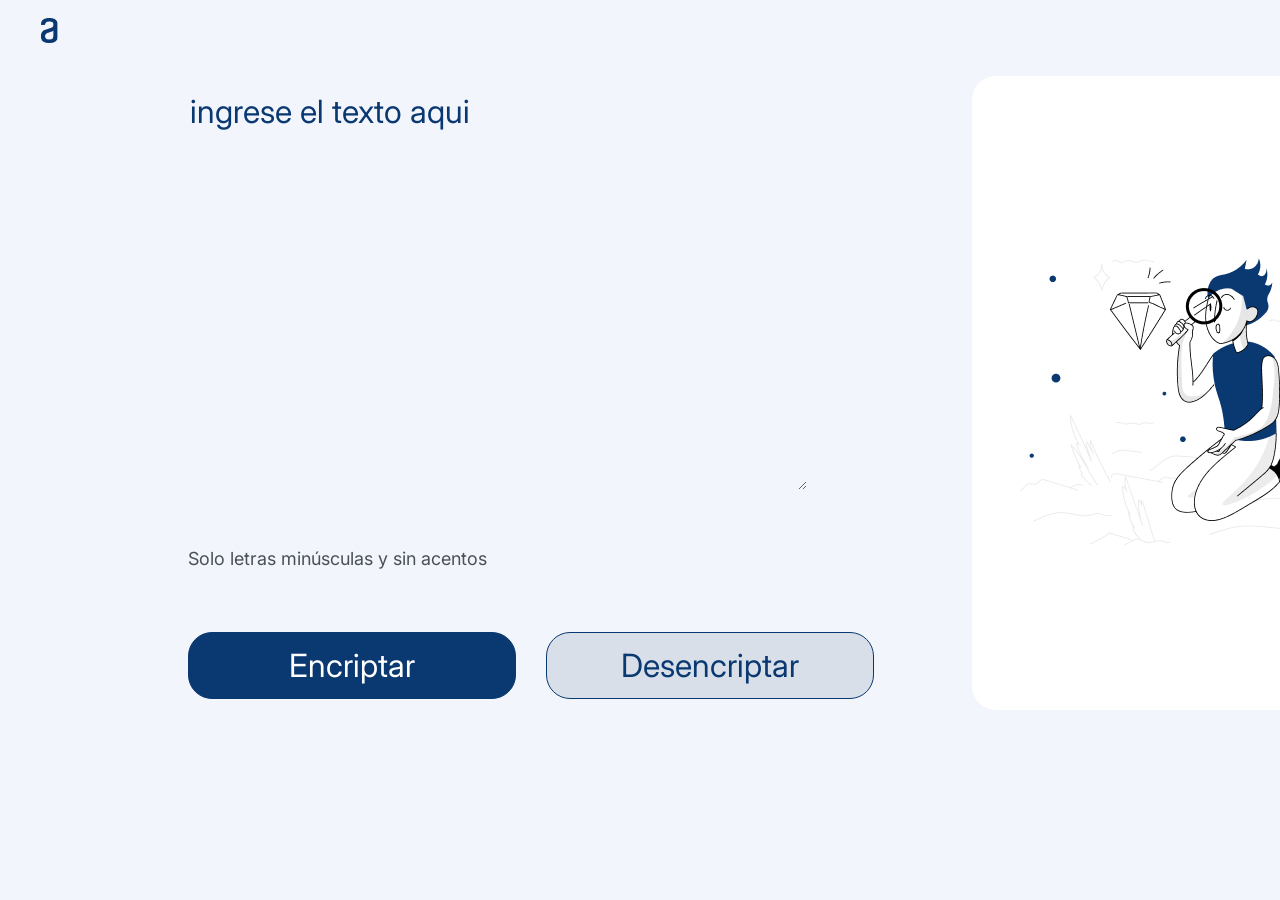
<file: index.html>
<!DOCTYPE html>
<html lang="en">
<head>
    <meta charset="UTF-8">
    <meta http-equiv="X-UA-Compatible" content="IE=edge">
    <meta name="viewport" content="width=device-width, initial-scale=1.0">
    <link rel="stylesheet" href="style.css">
    <link rel="preconnect" href="https://fonts.googleapis.com">
    <link rel="preconnect" href="https://fonts.gstatic.com" crossorigin>
    <link href="https://fonts.googleapis.com/css2?family=Inter:wght@200;400&display=swap" rel="stylesheet">
    <title>Encriptador</title>
</head>
<body>
    <header>
        <img class="logo" src="LogoaluraLogo.png" alt="logo de alura" >
    </header>
    <main>
        <section>
            <textarea class="text-area" id="cajaFrase" cols="30" rows="10" placeholder="Ingrese el texto aqui"></textarea>
            <div>
                <h6 class="informacion">Solo letras minúsculas y sin acentos</h6>
            </div>
            <div class="botones">
                <button class="btn-encriptar" id="encr">Encriptar</button>
                <button class="btn-desencriptar" id="desencr">Desencriptar</button>
            </div>
        </section>
        <section>
            <textarea class="mensaje" id="cajaResultado" readonly cols="20" rows="10"></textarea>
            <div>
                <button class="copiar" onclick="copiar()">Copiar</button>
            </div>
        </section>
    </main>
<script src="backend.js"></script>
</body>
</html>
</file>
<file: style.css>
*{
    background:#F3F5FC;
    font-family: 'Inter';
    font-weight: 400;
    font-size: 32px;
    line-height: 150%;
    overflow-y: hidden;
    
}

.logo{
    padding-top: 10px;
    margin-left: 10px;
    width: 5%;
}

main{
    display: flex;
    margin-bottom: 10px;
    margin-left: 180px;
    
}

.text-area {
    height: 400px;
    border: none;
    color: #0A3871;
    margin-top: 30px;
    padding: 2px;
    text-transform: lowercase;
}
::placeholder { color: #0A3871; }
  .text-area:focus {
      outline: none;
    }

.mensaje{
    height: 630px;
    background: white;
    background-image: url("MuñecoimagenLupa.png");
    background-repeat: no-repeat;
    background-position: center;
    border: none;
    border-radius: 24px;
    color: #0A3871;
    margin-left: 98px;
    margin-top: 20px;
    padding-left: 20px;
    position: fixed;
}
.mensaje:focus {
    outline: none;
}

.botones{
    display: flex;
    margin-top: 18px;
}

.btn-desencriptar {
    background: #D8DFE8;
    border: 1px solid #0A3871;
    border-radius: 24px;
    color: #0A3871;
    cursor: pointer;
    height: 67px;
    margin-left: 30px;
    width: 328px;
}

.btn-encriptar {
    background-color: #0A3871;
    border: 1px solid #0A3871;
    border-radius: 24px;
    color: white;
    cursor: pointer;
    height: 67px;
    width: 328px;
}

.copiar {
    border: 1px solid #0A3871;
    border-radius: 24px;
    color: #0A3871;
    cursor: pointer;
    height: 67px;
    margin-left: 120px;
    margin-top: 565px;
    position: absolute;
    width: 336px;
}

.informacion {
    color: #495057;
    font-size:18px;
}
</file>
